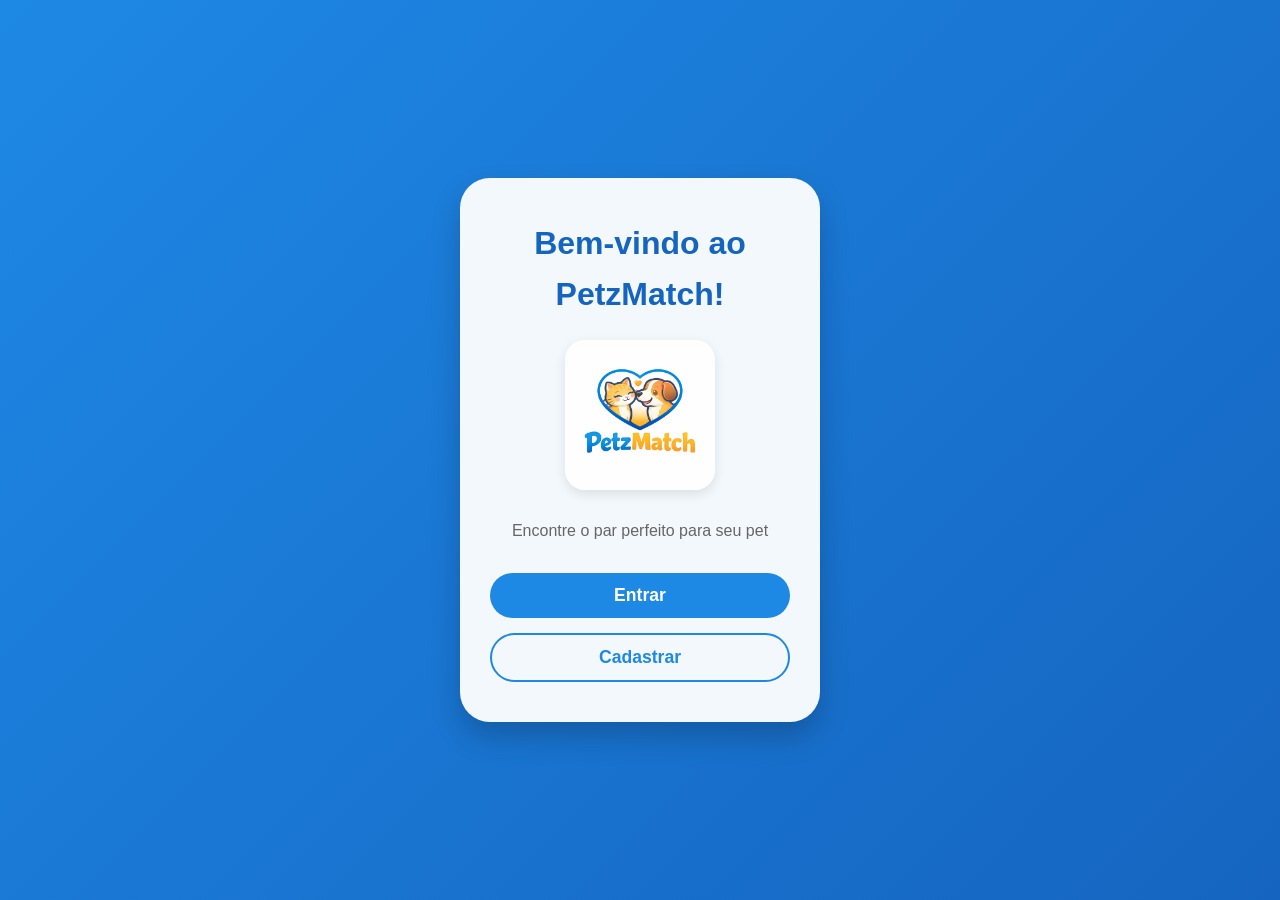
<file: index.html>
<!DOCTYPE html>
<html lang="pt-br">
<head>
    <meta charset="UTF-8">
    <meta name="viewport" content="width=device-width, initial-scale=1.0">
    <title>PetzMatch | Boas-vindas</title>
    <link rel="icon" type="image/png" href="img/petzmatch.logo.jpeg">
    <link rel="stylesheet" href="css/style.css">
    <link href="https://fonts.googleapis.com/icon?family=Material+Icons" rel="stylesheet">
</head>
<body class="welcome-page">
    <div class="welcome-container">
        <div class="welcome-content">
            <h1 class="welcome-title">Bem-vindo ao PetzMatch!</h1>
             <div class="logo-welcome-page">
                <img src="img/petzmatch.logo.jpeg" alt="Logo da PetzMatch">
             </div>
            <p class="welcome-subtitle">Encontre o par perfeito para seu pet</p>
            <div class="welcome-buttons">
                <button class="btn btn-primary btn-large" id="btnEntrar">Entrar</button>
                <button class="btn btn-outline btn-large" id="btnCadastrar">Cadastrar</button>
            </div>
        </div>
    </div>

    <!-- Modal de Login -->
    <dialog id="loginModal">
        <div class="modal-content">
            <h2>Entrar</h2>
            <form id="loginForm">
                <div class="form-group">
                    <label>E-mail</label>
                    <input type="email" id="loginEmail" placeholder="seu@email.com" required>
                </div>
                <div class="form-group">
                    <label>Senha</label>
                    <input type="password" id="loginSenha" placeholder="••••••••" required>
                </div>
                <button type="submit" class="btn btn-primary btn-block">Entrar</button>
            </form>
            <button class="btn-close-modal" id="closeLoginModal">Cancelar</button>
        </div>
    </dialog>

    <!-- Modal de Cadastro -->
    <dialog id="cadastroModal">
        <div class="modal-content">
            <h2>Cadastrar</h2>
            <form id="cadastroForm">
                <div class="form-group">
                    <label>Nome completo</label>
                    <input type="text" id="cadNome" placeholder="Seu nome" required>
                </div>
                <div class="form-group">
                    <label>E-mail</label>
                    <input type="email" id="cadEmail" placeholder="seu@email.com" required>
                </div>
                <div class="form-group">
                    <label>Senha</label>
                    <input type="password" id="cadSenha" placeholder="Mínimo 6 caracteres" required>
                </div>
                <div class="form-group">
                    <label>Confirmar senha</label>
                    <input type="password" id="cadConfirmSenha" placeholder="Repita a senha" required>
                </div>
                <button type="submit" class="btn btn-primary btn-block">Cadastrar</button>
            </form>
            <button class="btn-close-modal" id="closeCadastroModal">Cancelar</button>
        </div>
    </dialog>

    <script src="js/script.js"></script>
</body>
</html>
</file>
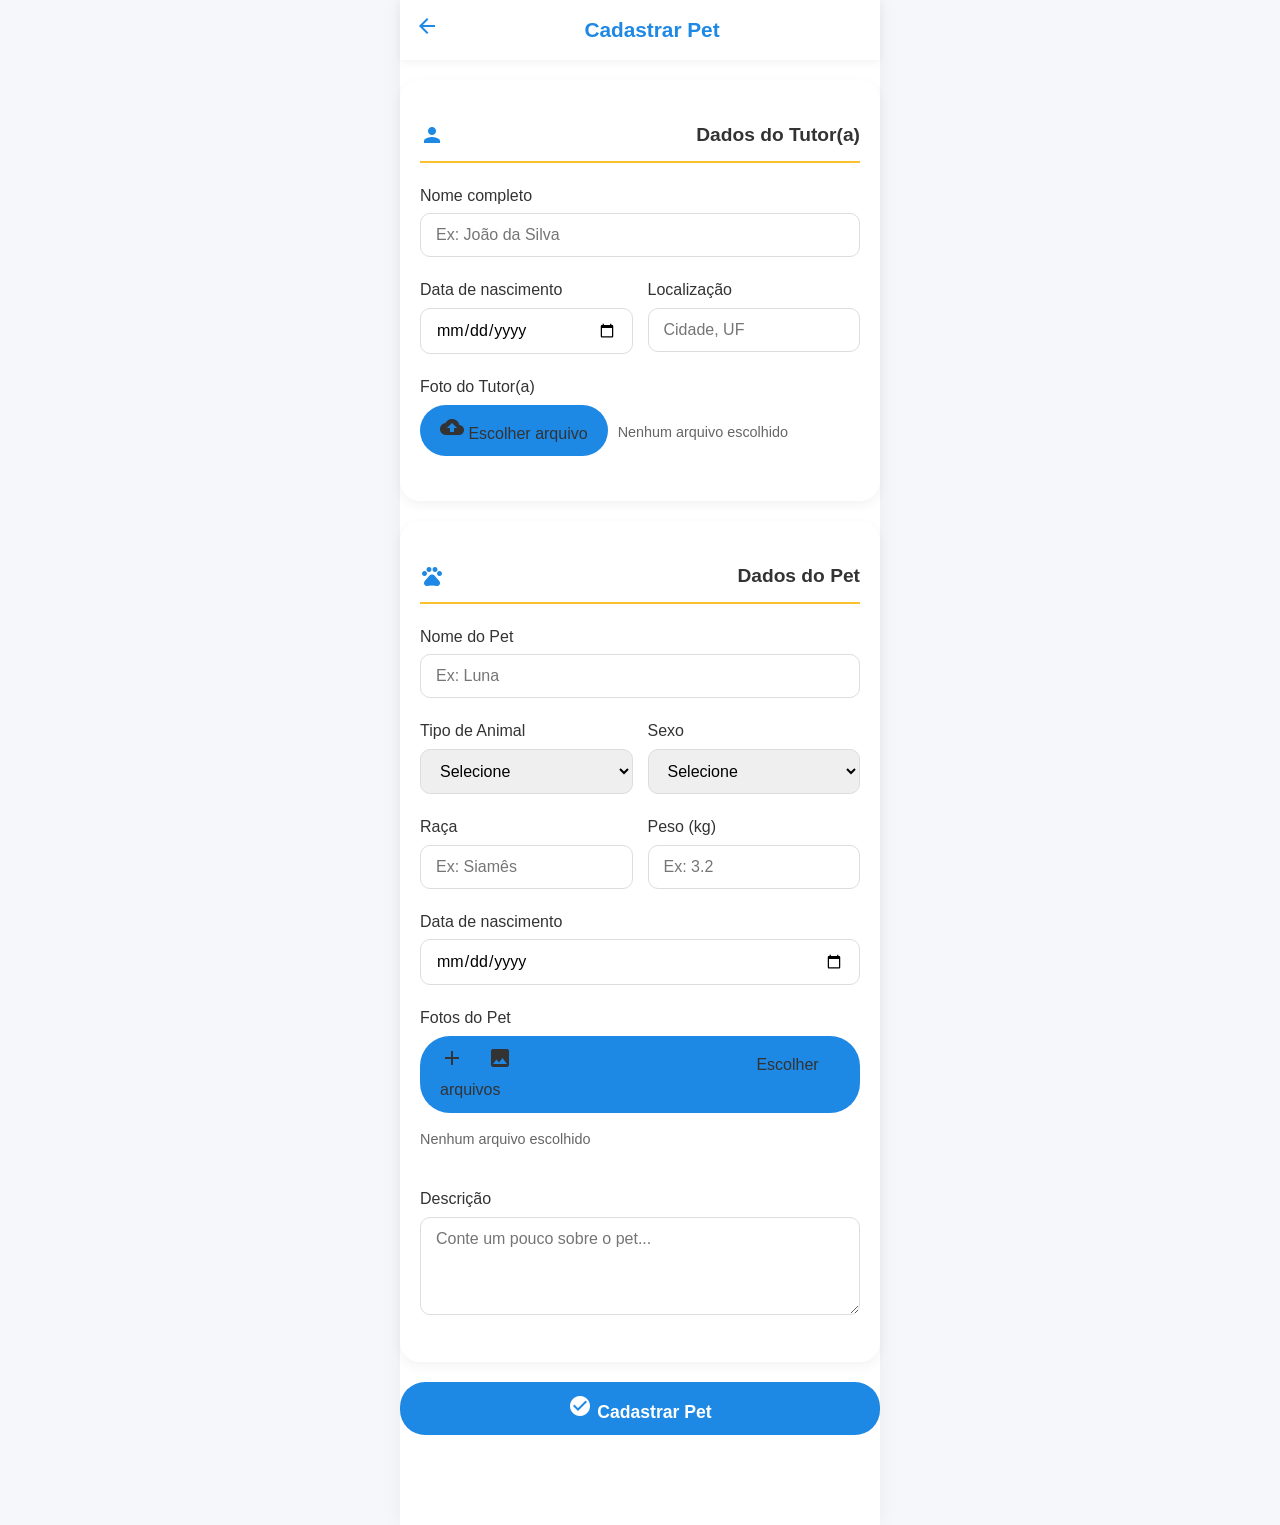
<file: cadastro-pet.html>
<!DOCTYPE html>
<html lang="pt-br">
<head>
    <meta charset="UTF-8">
    <meta name="viewport" content="width=device-width, initial-scale=1.0">
    <title>Cadastrar Pet | PetzMatch</title>
    <link rel="icon" type="image/png" href="img/petzmatch.logo.jpeg">
    <link rel="stylesheet" href="css/style.css">
    <link href="https://fonts.googleapis.com/icon?family=Material+Icons" rel="stylesheet">
</head>
<body>
    <div class="app-container">
        <header class="mobile-header">
            <div class="header-content">
                <a href="perfil.html" class="back-button">
                    <span class="material-icons">arrow_back</span>
                </a>
                <h1 class="logo">Cadastrar Pet</h1>
                <span></span>
            </div>
        </header>

        <main class="main-content">
            <form id="cadastroPetForm" class="cadastro-form">
                <!-- Dados do Dono -->
                <div class="form-section">
                    <div class="section-header">
                        <span class="material-icons">person</span>
                        <h3>Dados do Tutor(a)</h3>
                    </div>
                    
                    <div class="form-group">
                        <label>Nome completo</label>
                        <input type="text" id="donoNome" placeholder="Ex: João da Silva" required>
                    </div>
                    
                    <div class="form-row">
                        <div class="form-group">
                            <label>Data de nascimento</label>
                            <input type="date" id="donoNasc" required>
                        </div>
                        <div class="form-group">
                            <label>Localização</label>
                            <input type="text" id="donoLocal" placeholder="Cidade, UF" required>
                        </div>
                    </div>
                    
                    <div class="form-group">
                        <label>Foto do Tutor(a)</label>
                        <div class="file-upload-wrapper">
                            <input type="file" id="donoFotoInput" accept="image/*" class="file-input">
                            <label for="donoFotoInput" class="file-label">
                                <span class="material-icons">cloud_upload</span>
                                Escolher arquivo
                            </label>
                            <span class="file-name" id="donoFileName">Nenhum arquivo escolhido</span>
                        </div>
                        <img id="previewDono" class="preview-image" style="display:none;">
                    </div>
                </div>

                <!-- Dados do Pet -->
                <div class="form-section">
                    <div class="section-header">
                        <span class="material-icons">pets</span>
                        <h3>Dados do Pet</h3>
                    </div>
                    
                    <div class="form-group">
                        <label>Nome do Pet</label>
                        <input type="text" id="petNome" placeholder="Ex: Luna" required>
                    </div>
                    
                    <div class="form-row">
                        <div class="form-group">
                            <label>Tipo de Animal</label>
                            <select id="petTipo" required>
                                <option value="">Selecione</option>
                                <option value="gato">Felino</option>
                                <option value="cachorro">Cão</option>
                                <option value="passaro">Pássaro</option>
                                <option value="roedor">Roedor</option>
                                <option value="peixe">Peixe</option>
                                <option value="reptil">Réptil</option>
                            </select>
                        </div>
                        <div class="form-group">
                            <label>Sexo</label>
                            <select id="petSexo" required>
                                <option value="">Selecione</option>
                                <option value="Macho">Macho</option>
                                <option value="Fêmea">Fêmea</option>
                            </select>
                        </div>
                    </div>
                    
                    <div class="form-row">
                        <div class="form-group">
                            <label>Raça</label>
                            <input type="text" id="petRaca" placeholder="Ex: Siamês" required>
                        </div>
                        <div class="form-group">
                            <label>Peso (kg)</label>
                            <input type="number" step="0.1" id="petPeso" placeholder="Ex: 3.2" required>
                        </div>
                    </div>
                    
                    <div class="form-group">
                        <label>Data de nascimento</label>
                        <input type="date" id="petNasc" required>
                    </div>
                    
                    <div class="form-group">
                        <label>Fotos do Pet</label>
                        <div class="file-upload-wrapper">
                            <input type="file" id="petFotosInput" accept="image/*" multiple class="file-input">
                            <label for="petFotosInput" class="file-label">
                                <span class="material-icons">add_photo_alternate</span>
                                Escolher arquivos
                            </label>
                            <span class="file-name" id="petFileName">Nenhum arquivo escolhido</span>
                        </div>
                        <div id="previewPet" class="preview-container"></div>
                    </div>
                    
                    <div class="form-group">
                        <label>Descrição</label>
                        <textarea id="petDesc" rows="4" placeholder="Conte um pouco sobre o pet..." required></textarea>
                    </div>
                </div>

                <button type="submit" class="btn btn-primary btn-block btn-large">
                    <span class="material-icons">check_circle</span>
                    Cadastrar Pet
                </button>
            </form>
        </main>
    </div>
    <script src="js/script.js"></script>
</body>
</html>
</file>
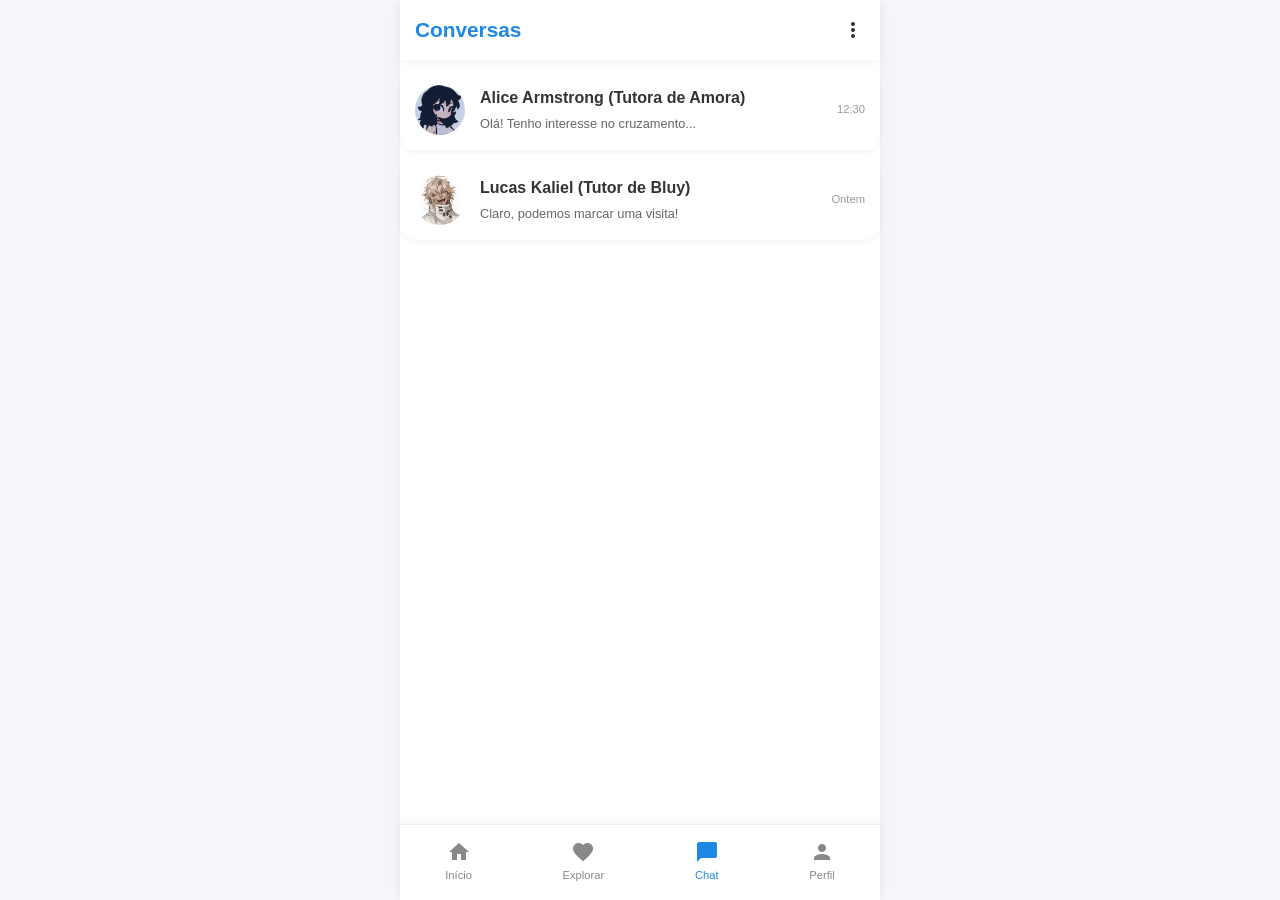
<file: chat.html>
<!DOCTYPE html>
<html lang="pt-br">
<head>
    <meta charset="UTF-8">
    <meta name="viewport" content="width=device-width, initial-scale=1.0">
    <title>Chat | PetzMatch</title>
    <link rel="icon" type="image/png" href="img/petzmatch.logo.jpeg">
    <link rel="stylesheet" href="css/style.css">
    <link href="https://fonts.googleapis.com/icon?family=Material+Icons" rel="stylesheet">
</head>
<body>
    <div class="app-container">
        <header class="mobile-header">
            <div class="header-content">
                <h1 class="logo">Conversas</h1>
                <span class="material-icons">more_vert</span>
            </div>
        </header>

        <main class="main-content chat-list">
            <div class="chat-item">
                <img src="img/aliceAvatar.png.jpg" alt="Avatar">
                <div class="chat-info">
                    <h4>Alice Armstrong (Tutora de Amora)</h4>
                    <p>Olá! Tenho interesse no cruzamento...</p>
                </div>
                <span class="chat-time">12:30</span>
            </div>
            <div class="chat-item">
                <img src="img/lucasAvatar.png.jpg" alt="Avatar">
                <div class="chat-info">
                    <h4>Lucas Kaliel (Tutor de Bluy)</h4>
                    <p>Claro, podemos marcar uma visita!</p>
                </div>
                <span class="chat-time">Ontem</span>
            </div>
        </main>

        <nav class="bottom-nav">
            <a href="home.html" class="nav-item"><span class="material-icons">home</span><span>Início</span></a>
            <a href="explorar.html" class="nav-item"><span class="material-icons">favorite</span><span>Explorar</span></a>
            <a href="chat.html" class="nav-item active"><span class="material-icons">chat_bubble</span><span>Chat</span></a>
            <a href="perfil.html" class="nav-item"><span class="material-icons">person</span><span>Perfil</span></a>
        </nav>
    </div>
    <script src="js/script.js"></script>
</body>
</html>
</file>
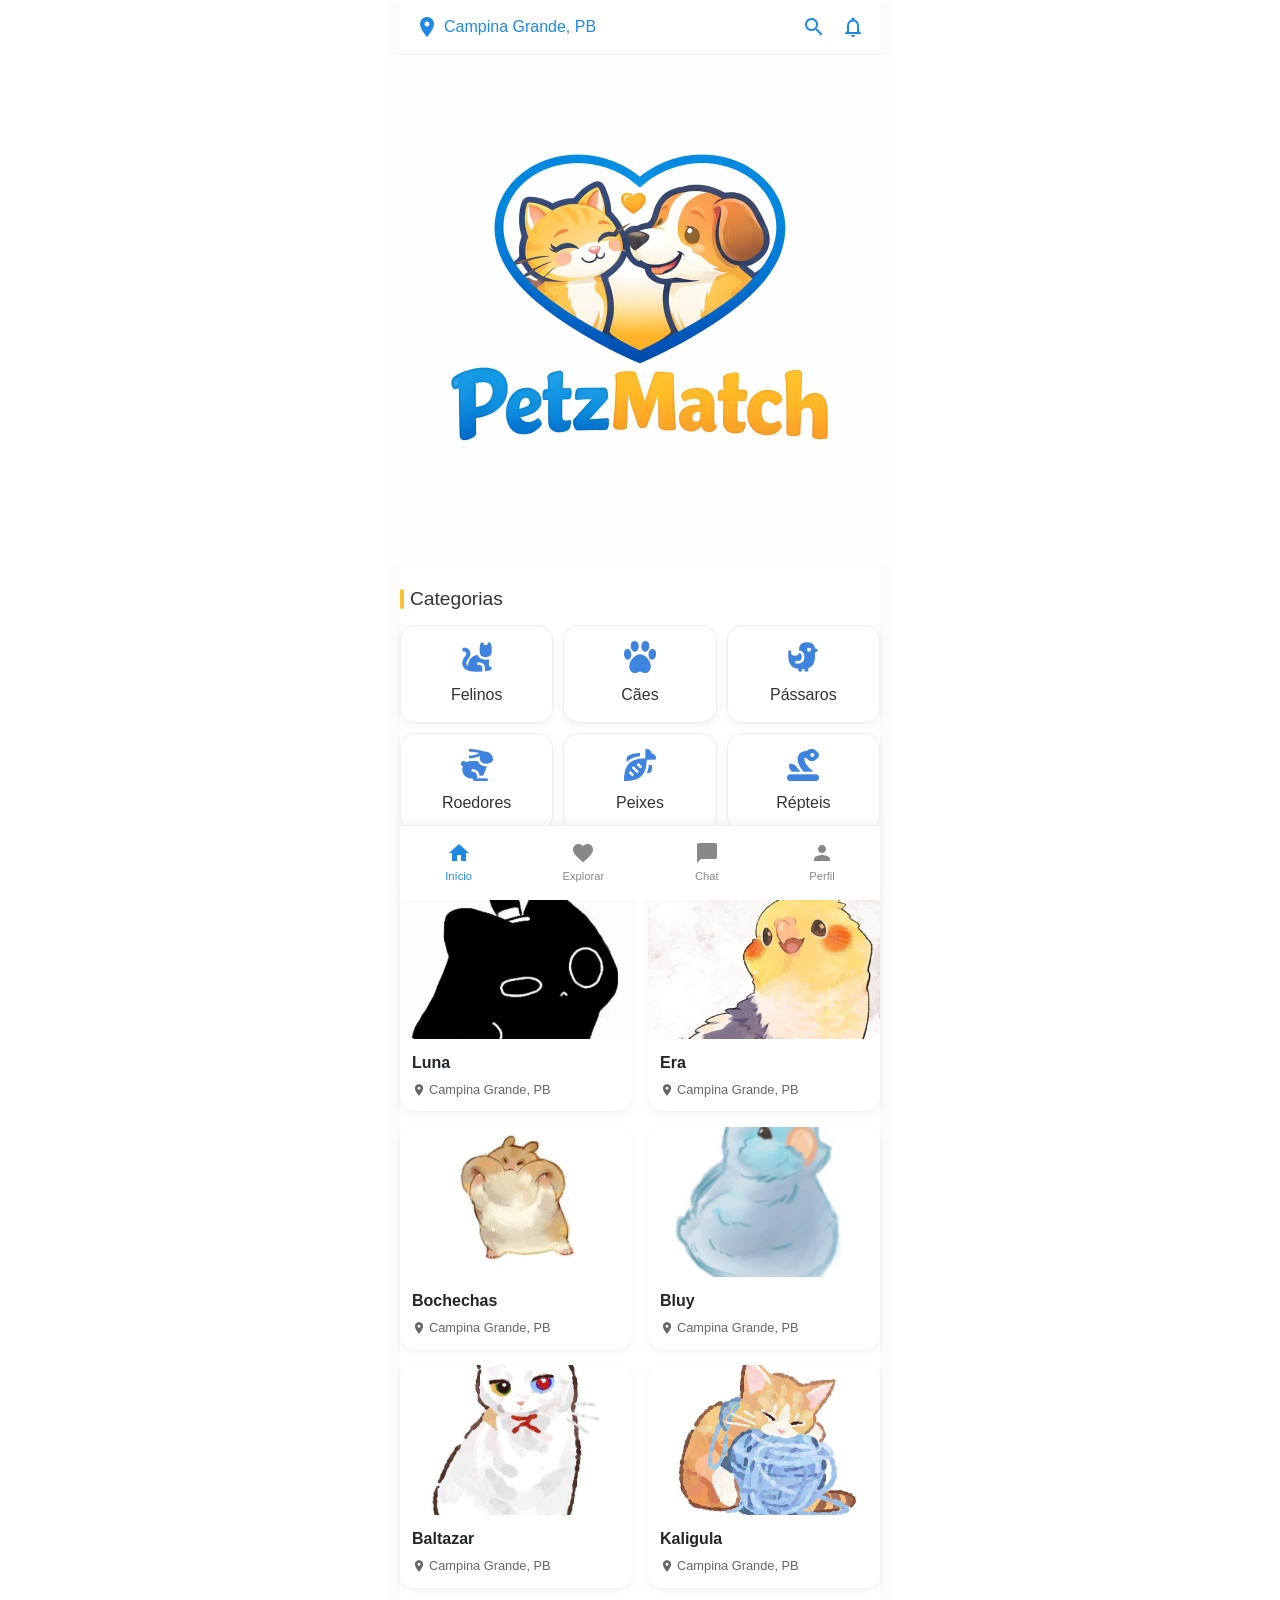
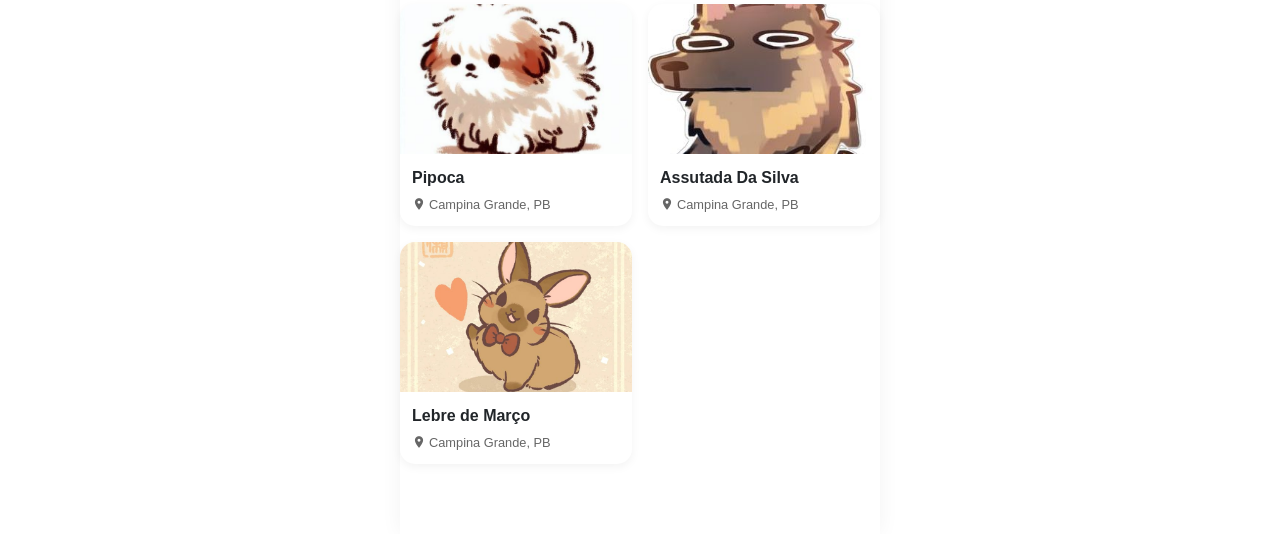
<file: home.html>
<!DOCTYPE html>
<html lang="pt-br">
<head>
    <meta charset="UTF-8">
    <meta name="viewport" content="width=device-width, initial-scale=1.0">
    <title>PetzMatch | Home</title>
    <link rel="icon" type="image/png" href="img/petzmatch.logo.jpeg">
    <link rel="stylesheet" href="css/style.css">
    <link href="https://fonts.googleapis.com/icon?family=Material+Icons" rel="stylesheet">
    <!-- Bootstrap CSS -->
    <link href="https://cdn.jsdelivr.net/npm/bootstrap@5.3.0/dist/css/bootstrap.min.css" rel="stylesheet">
</head>
<body>
    <div class="app-container">
        <!-- Header com localização e ícones -->
        <header class="main-header">
            <div class="header-left">
                <span class="material-icons">location_on</span>
                <span class="location-text">Campina Grande, PB</span>
            </div>
            <div class="header-right">
                <span class="material-icons">search</span>
                <span class="material-icons">notifications_none</span>
            </div>
        </header>

        <main class="main-content">
            <!-- Carrossel Bootstrap -->
            <div id="petCarousel" class="carousel slide" data-bs-ride="carousel">
                <div class="carousel-indicators">
                    <button type="button" data-bs-target="#petCarousel" data-bs-slide-to="0" class="active"></button>
                    <button type="button" data-bs-target="#petCarousel" data-bs-slide-to="1"></button>
                    <button type="button" data-bs-target="#petCarousel" data-bs-slide-to="2"></button>
                </div>
                <div class="carousel-inner">
                    <div class="carousel-item active">
                        <img src="img/petzmatch.logo.jpeg" class="d-block w-100" alt="Cães">
                    </div>
                </div>
                <button class="carousel-control-prev" type="button" data-bs-target="#petCarousel" data-bs-slide="prev">
                    <span class="carousel-control-prev-icon"></span>
                </button>
                <button class="carousel-control-next" type="button" data-bs-target="#petCarousel" data-bs-slide="next">
                    <span class="carousel-control-next-icon"></span>
                </button>
            </div>

            <!-- Categorias -->
            <section class="categories-section">
                <h3 class="section-title">Categorias</h3>
                <div class="categories-grid">
                    <a href="categoria-cat.html" class="category-card">
                        <img src="img/gato2.png.png" alt="Gatos" class="category-icon">
                        <span>Felinos</span>
                    </a>
                    <a href="categoria-dog.html" class="category-card">
                        <img src="img/pata.png.png" alt="Cães" class="category-icon">
                        <span>Cães</span>
                    </a>
                    <a href="categoria-bird.html" class="category-card">
                        <img src="img/passaro2.png.png" alt="Pássaros" class="category-icon">
                        <span>Pássaros</span>
                    </a>
                    <a href="categoria-rat.html" class="category-card">
                        <img src="img/coelho2.png.png" alt="Roedores" class="category-icon">
                        <span>Roedores</span>
                    </a>
                    <a href="categoria-fish.html" class="category-card">
                        <img src="img/peixe.png.png" alt="Peixes" class="category-icon">
                        <span>Peixes</span>
                    </a>
                    <a href="categoria-reptil.html" class="category-card">
                        <img src="img/cobra2.png.png" alt="Répteis" class="category-icon">
                        <span>Répteis</span>
                    </a>
                </div>
            </section>

            <section class="pets-section">
                <h3 class="section-title">Pets próximos</h3>
                <div class="row g-3" id="featuredPetsContainer">
                    <!-- Cards estão inseridos pelo JS -->
                </div>
            </section>

        </main>

        <!-- Bottom Navigation -->
        <nav class="bottom-nav">
            <a href="home.html" class="nav-item active">
                <span class="material-icons">home</span>
                <span>Início</span>
            </a>
            <a href="explorar.html" class="nav-item">
                <span class="material-icons">favorite</span>
                <span>Explorar</span>
            </a>
            <a href="chat.html" class="nav-item">
                <span class="material-icons">chat_bubble</span>
                <span>Chat</span>
            </a>
            <a href="perfil.html" class="nav-item">
                <span class="material-icons">person</span>
                <span>Perfil</span>
            </a>
        </nav>
    </div>

    <script src="https://cdn.jsdelivr.net/npm/bootstrap@5.3.0/dist/js/bootstrap.bundle.min.js"></script>
    <script src="js/script.js"></script>
    <script>
        // Carrega pets em destaque ao iniciar (proximidade)
        document.addEventListener('DOMContentLoaded', () => {
            if (typeof carregarPetsDestaque === 'function') {
                carregarPetsDestaque();
            }
        });
    </script>
</body>
</html>
</file>
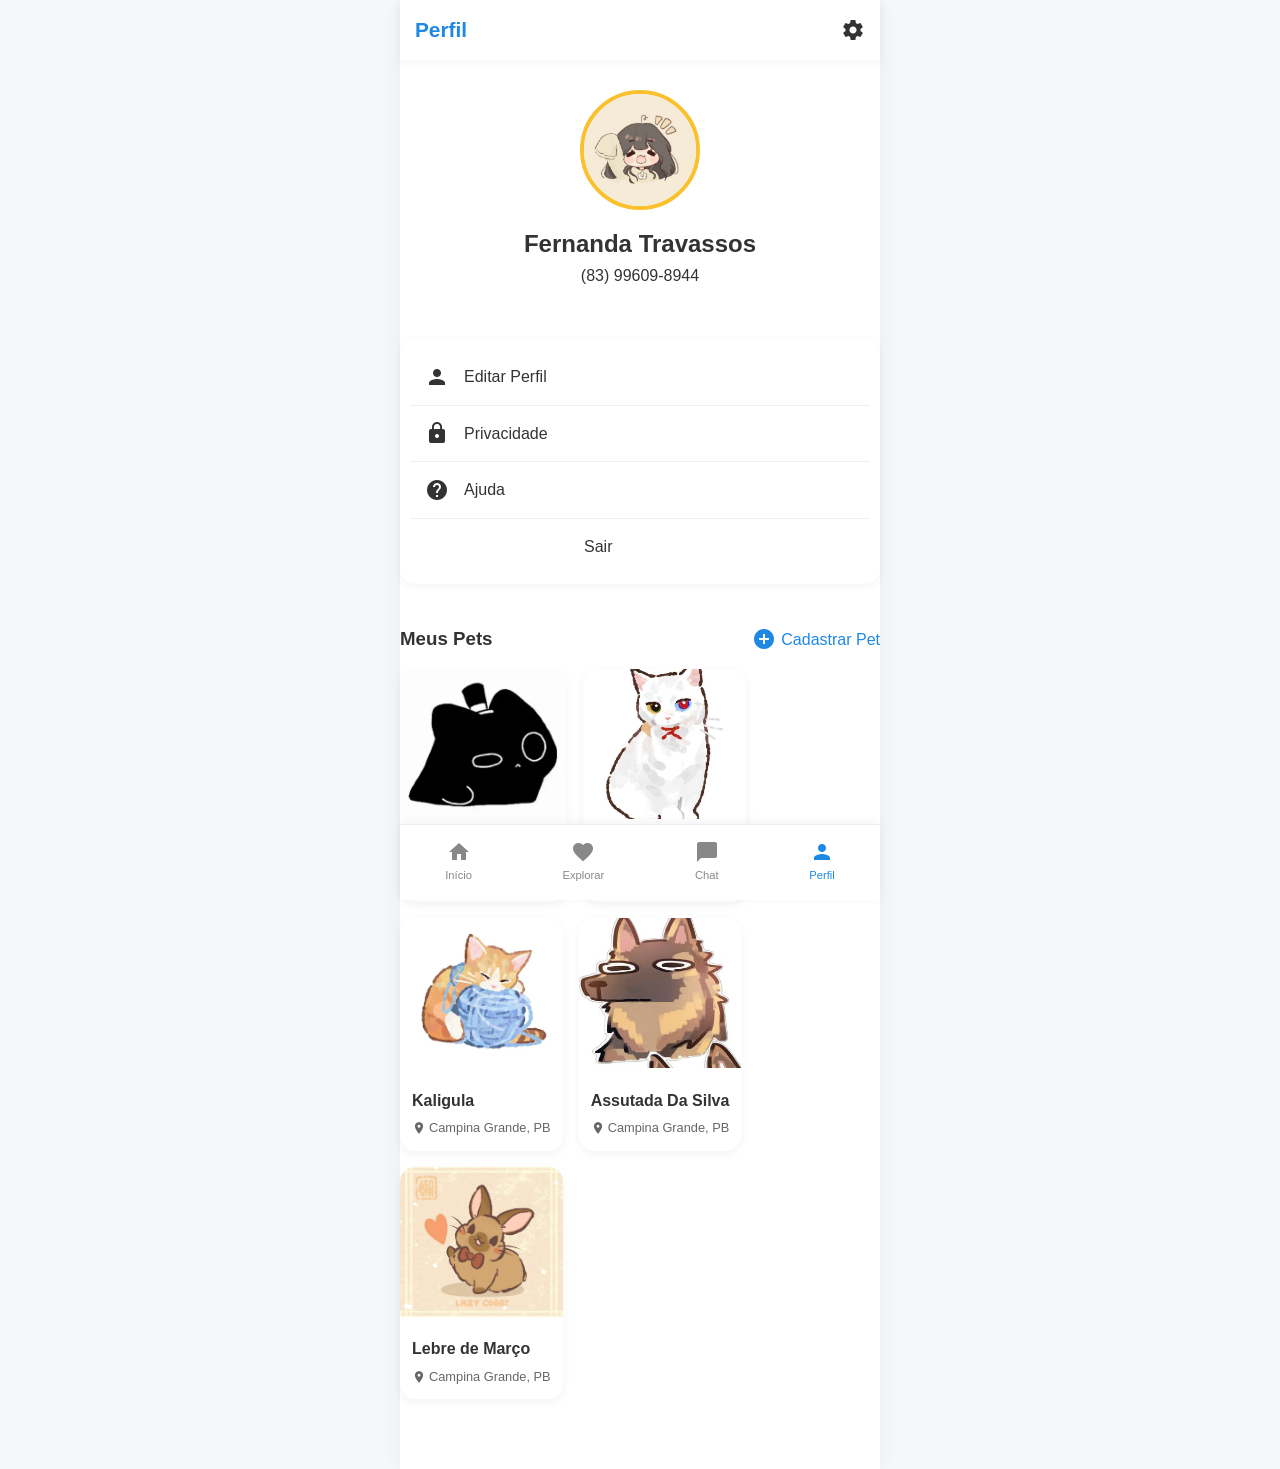
<file: perfil.html>
<!DOCTYPE html>
<html lang="pt-br">
<head>
    <meta charset="UTF-8">
    <meta name="viewport" content="width=device-width, initial-scale=1.0">
    <title>Meu Perfil | PetzMatch</title>
    <link rel="icon" type="image/png" href="img/petzmatch.logo.jpeg">
    <link rel="stylesheet" href="css/style.css">
    <link href="https://fonts.googleapis.com/icon?family=Material+Icons" rel="stylesheet">
</head>
<body>
    <div class="app-container">
        <header class="mobile-header">
            <div class="header-content">
                <h1 class="logo">Perfil</h1>
                <span class="material-icons">settings</span>
            </div>
        </header>

        <main class="main-content">
            <div class="profile-header">
                <div class="profile-avatar-large">
                    <img src="img/avatar.png.jpg" alt="Dono">
                </div>
                <h2 id="perfilNome">Fernanda Travassos</h2>
                <p id="perfilTelefone">(83) 99609-8944</p>
            </div>

            <div class="profile-menu">
                <a href="#" class="menu-item">
                    <span class="material-icons">person</span>
                    <span>Editar Perfil</span>
                </a>
                <a href="#" class="menu-item">
                    <span class="material-icons">lock</span>
                    <span>Privacidade</span>
                </a>
                <a href="#" class="menu-item">
                    <span class="material-icons">help</span>
                    <span>Ajuda</span>
                </a>
                <a href="#" class="menu-item" onclick="logout()">
                    <span class="material-icons">logout</span>
                    <span>Sair</span>
                </a>
            </div>

            <section class="meus-pets-section">
                <div class="section-header">
                    <h3>Meus Pets</h3>
                    <a href="cadastro-pet.html" class="add-pet-btn">
                        <span class="material-icons">add_circle</span>
                        Cadastrar Pet
                    </a>
                </div>
                <div class="row g-3" id="meusPetsContainer">
                    <!-- Está no JS -->
                </div>
            </section>
        </main>

        <nav class="bottom-nav">
            <a href="home.html" class="nav-item"><span class="material-icons">home</span><span>Início</span></a>
            <a href="explorar.html" class="nav-item"><span class="material-icons">favorite</span><span>Explorar</span></a>
            <a href="chat.html" class="nav-item"><span class="material-icons">chat_bubble</span><span>Chat</span></a>
            <a href="perfil.html" class="nav-item active"><span class="material-icons">person</span><span>Perfil</span></a>
        </nav>
    </div>
    <script src="js/script.js"></script>
    <script>
        document.addEventListener('DOMContentLoaded', () => {
            if (typeof carregarPerfil === 'function') {
                carregarPerfil();
            }
        });
    </script>
</body>
</html>
</file>
<file: css/style.css>
* {
    margin: 0;
    padding: 0;
    box-sizing: border-box;
    font-family: 'Segoe UI', Tahoma, Geneva, Verdana, sans-serif;
}

@media (max-width: 400px) {
  .col-6 {
    width: calc(50% - 0.5rem) !important;
  }
}

:root {
    --primary: #1E88E5;    /* usar no png das categorias */  
    --primary-dark: #1565C0;
    --accent: #FBC02D;       
    --accent-dark: #F9A825;
    --bg-light: #f5f7fa;
    --text-dark: #333;
}

body {
    background-color: var(--bg-light);
    color: var(--text-dark);
    line-height: 1.6;
}

.app-container {
    max-width: 480px;
    margin: 0 auto;
    background: white;
    min-height: 100vh;
    position: relative;
    padding-bottom: 70px;
    box-shadow: 0 0 20px rgba(0,0,0,0.05);
}

/* Centraliza o conteúdo do modal verticalmente */
.modal-content {
    display: flex;
    flex-direction: column;
    align-items: stretch;
    gap: 15px;
}

/* Ajuste para telas pequenas */
@media (max-width: 480px) {
    dialog {
        width: 95%;
        margin: auto;
    }
}



/* ===== WELCOME PAGE ===== */
.welcome-page {
    background: linear-gradient(135deg, var(--primary) 0%, var(--primary-dark) 100%);
    min-height: 100vh;
    display: flex;
    align-items: center;
    justify-content: center;
}

.welcome-container {
    width: 100%;
    max-width: 400px;
    padding: 20px;
}

.welcome-content {
    background: rgba(255,255,255,0.95);
    border-radius: 30px;
    padding: 40px 30px;
    text-align: center;
    box-shadow: 0 15px 30px rgba(0,0,0,0.2);
}

.welcome-title {
    font-size: 2rem;
    color: var(--primary-dark);
    margin-bottom: 10px;
}

.welcome-subtitle {
    color: #666;
    margin-bottom: 30px;
}

.welcome-buttons {
    display: flex;
    flex-direction: column;
    gap: 15px;
}

.btn-large {
    padding: 15px 20px;
    font-size: 1.1rem;
}



/* ====== PARA A IAMGEM INICIAL ====== */

.logo-welcome-page {
    text-align: center;
    margin: 20px 0;
}

.logo-welcome-page img {
    max-width: 80%;        
    width: auto;
    height: auto;
    max-height: 150px;     
    border-radius: 20px;   
    box-shadow: 0 4px 12px rgba(0,0,0,0.1); 
    object-fit: cover;     
}

@media (max-width: 480px) {
    .logo-welcome-page img {
        max-width: 90%;
        max-height: 120px;
    }
}



/* ===== HEADERS ===== */
.main-header {
    display: flex;
    justify-content: space-between;
    align-items: center;
    padding: 15px;
    background: white;
    border-bottom: 1px solid #eee;
}

.header-left {
    display: flex;
    align-items: center;
    gap: 5px;
    color: var(--primary);
    font-weight: 500;
}

.header-right {
    display: flex;
    gap: 15px;
    color: var(--primary);
}

.mobile-header {
    background: white;
    box-shadow: 0 2px 10px rgba(0,0,0,0.05);
    position: sticky;
    top: 0;
    z-index: 100;
}

.header-content {
    display: flex;
    align-items: center;
    justify-content: space-between;
    padding: 15px;
    height: 60px;
}

.back-button {
    color: var(--primary);
    text-decoration: none;
}

.logo {
    font-size: 1.3rem;
    font-weight: bold;
    color: var(--primary);
}



/* ===== BOTÕES ===== */
.btn {
    display: inline-block;
    padding: 12px 25px;
    border-radius: 25px;
    text-decoration: none;
    font-weight: 600;
    text-align: center;
    border: none;
    cursor: pointer;
    transition: all 0.3s;
}

.btn-primary {
    background: var(--primary);
    color: white;
}

.btn-primary:hover {
    background: var(--primary-dark);
    transform: translateY(-2px);
}

.btn-outline {
    background: transparent;
    color: var(--primary);
    border: 2px solid var(--primary);
}

.btn-outline:hover {
    background: var(--primary);
    color: white;
}

.btn-block {
    width: 100%;
}



/* ===== BOTTOM NAVIGATION ===== */
.bottom-nav {
    position: fixed;
    bottom: 0;
    left: 0;
    right: 0;
    max-width: 480px;
    margin: 0 auto;
    background: white;
    display: flex;
    justify-content: space-around;
    padding: 10px 0;
    box-shadow: 0 -2px 10px rgba(0,0,0,0.05);
    z-index: 100;
    border-top: 1px solid #eee;
}

.nav-item {
    display: flex;
    flex-direction: column;
    align-items: center;
    text-decoration: none;
    color: #888;
    font-size: 0.7rem;
    transition: color 0.3s;
    padding: 5px;
}

.nav-item.active {
    color: var(--primary);
}

.nav-item .material-icons {
    font-size: 24px;
    margin-bottom: 3px;
}



/* ===== CARROSSEL ===== */
.main-content {
    padding: 0 16px;
}

.main-content .carousel {
    margin-left: -16px;
    margin-right: -16px;
    width: calc(100% + 32px);
}

.row.g-3 {
    margin-left: 0;
    margin-right: 0;
}

.filter-section,
.filter-chips {
    padding-left: 0;
    padding-right: 0;
}



/* ===== CATEGORIAS ===== */
.section-title {
    font-size: 1.2rem;
    margin: 20px 0 15px;
    color: var(--text-dark);
    position: relative;
    padding-left: 10px;
}

.section-title::before {
    content: '';
    position: absolute;
    left: 0;
    top: 50%;
    transform: translateY(-50%);
    width: 4px;
    height: 20px;
    background: var(--accent);
    border-radius: 2px;
}

.categories-grid {
    display: grid;
    grid-template-columns: repeat(3, 1fr);
    gap: 10px;
}

.category-icon {
    width: 32px;
    height: 32px;
    object-fit: contain;   /* mantém a proporção da imagem */
    margin-bottom: 5px;
}

.category-card {
    background: white;
    padding: 15px 5px;
    border-radius: 15px;
    text-align: center;
    text-decoration: none;
    color: var(--text-dark);
    box-shadow: 0 3px 10px rgba(0,0,0,0.05);
    transition: all 0.3s;
    border: 1px solid #eee;
    display: flex;
    flex-direction: column;
    align-items: center;
    gap: 5px;
}

.category-card:hover {
    transform: translateY(-3px);
    border-color: var(--accent);
}

.category-card .material-icons {
    font-size: 28px;
    color: var(--primary);
}


/* ===== HOME: PETS PRÓXIMOS (GRID 2 COLUNAS) ===== */
#featuredPetsContainer {
    display: grid !important;
    grid-template-columns: 1fr 1fr !important;
    gap: 1rem !important;
    margin: 0 !important;
    padding: 0 !important;
}

#featuredPetsContainer > * {
    width: 100% !important;
    max-width: 100% !important;
    margin: 0 !important;
    padding: 0 !important;
}

/* O card interno ocupa toda a altura disponível */
#featuredPetsContainer .pet-card {
    height: 100% !important;
    width: 100% !important;
}

/* Remove estilos conflitantes do Bootstrap no container */
#featuredPetsContainer.row {
    display: grid !important;
    flex-wrap: unset !important;
}


/* ===== EXPLORAR: GRID 2 COLUNAS ===== */
#explorarPetsContainer {
    display: grid !important;
    grid-template-columns: 1fr 1fr !important;
    gap: 1rem !important;
    margin: 0 !important;
    padding: 0 !important;
}

#explorarPetsContainer > * {
    width: 100% !important;
    max-width: 100% !important;
    margin: 0 !important;
    padding: 0 !important;
}

/* Remove estilos conflitantes do Bootstrap */
#explorarPetsContainer.row {
    display: grid !important;
    flex-wrap: unset !important;
}


/* ===== CARDS DE PETS ===== */
.pet-card {
    background: white;
    border-radius: 15px;
    overflow: hidden;
    box-shadow: 0 3px 10px rgba(0,0,0,0.05);
    transition: transform 0.2s;
    height: 100%;
    text-decoration: none;
    color: inherit;
    display: block;
}

.pet-card:hover {
    transform: translateY(-3px);
}

.pet-card-img {
    width: 100%;
    height: 150px;
    object-fit: cover;
}

.pet-card-body {
    padding: 12px;
}

.pet-card-title {
    font-weight: 600;
    margin-bottom: 5px;
}

.pet-card-location {
    font-size: 0.8rem;
    color: #666;
    display: flex;
    align-items: center;
    gap: 3px;
}



/* ===== FILTROS ===== */
.filter-section {
    display: flex;
    gap: 10px;
    padding: 15px 0;
}

.filter-select {
    flex: 1;
    padding: 10px;
    border: 1px solid #ddd;
    border-radius: 10px;
    background: white;
}

.filter-chips {
    display: flex;
    gap: 10px;
    padding: 15px 0;
    overflow-x: auto;
}

.chip {
    background: #f0f0f0;
    padding: 8px 16px;
    border-radius: 20px;
    white-space: nowrap;
    cursor: pointer;
}

.chip.active {
    background: var(--primary);
    color: white;
}



/* ===== DETALHES DO PET ===== */
.pet-gallery {
    margin-bottom: 20px;
}

.main-image {
    width: 100%;
    height: 300px;
    object-fit: cover;
    border-radius: 15px;
}

.thumbnail-container {
    display: flex;
    gap: 10px;
    margin-top: 10px;
}

.thumbnail {
    width: 60px;
    height: 60px;
    border-radius: 10px;
    object-fit: cover;
    cursor: pointer;
}

.info-cards {
    display: grid;
    grid-template-columns: repeat(4, 1fr);
    gap: 10px;
    margin: 20px 0;
}

.info-card {
    background: var(--bg-light);
    padding: 12px 8px;
    border-radius: 12px;
    text-align: center;
    display: flex;
    flex-direction: column;  
    gap: 4px;
}

.info-card .label {
    font-size: 0.75rem;
    color: #888;
    text-transform: uppercase;
    letter-spacing: 0.5px;
}

.info-card .value {
    font-weight: 700;
    font-size: 1.1rem;
    color: var(--primary);
}

.dono-card {
    display: flex;
    align-items: center;
    justify-content: space-between;
    background: var(--bg-light);
    padding: 15px;
    border-radius: 15px;
    margin: 20px 0;
}

.dono-info {
    display: flex;
    align-items: center;
    gap: 15px;
}

.dono-foto {
    width: 50px;
    height: 50px;
    border-radius: 50%;
    object-fit: cover;
}

.dono-nome {
    font-weight: 600;
}

.dono-actions {
    display: flex;
    gap: 15px;
    color: var(--primary);
}

.health-section {
    margin-top: 20px;
}

.health-item {
    display: flex;
    justify-content: space-between;
    padding: 12px 0;
    border-bottom: 1px solid #eee;
}

.status-badge {
    padding: 4px 8px;
    border-radius: 20px;
    font-size: 0.8rem;
}

.status-aprovado { background: #e8f5e9; color: #2e7d32; }
.status-pendente { background: #fff3e0; color: #ef6c00; }
.status-nao-realizado { background: #ffebee; color: #c62828; }



/* ===== CHAT ===== */
.chat-list {
    padding: 10px 0;
}

.chat-item {
    display: flex;
    align-items: center;
    padding: 15px;
    background: white;
    border-radius: 15px;
    margin-bottom: 10px;
    box-shadow: 0 2px 5px rgba(0,0,0,0.05);
}

.chat-item img {
    width: 50px;
    height: 50px;
    border-radius: 50%;
    margin-right: 15px;
}

.chat-info {
    flex: 1;
}

.chat-info h4 {
    font-size: 1rem;
    margin-bottom: 3px;
}

.chat-info p {
    font-size: 0.8rem;
    color: #666;
}

.chat-time {
    font-size: 0.7rem;
    color: #999;
}



/* ===== PERFIL ===== */
.profile-header {
    text-align: center;
    padding: 30px 0;
}

.profile-avatar-large {
    width: 120px;
    height: 120px;
    margin: 0 auto 15px;
}

.profile-avatar-large img {
    width: 100%;
    height: 100%;
    border-radius: 50%;
    object-fit: cover;
    border: 4px solid var(--accent);
}

.profile-menu {
    background: white;
    border-radius: 15px;
    padding: 10px;
    margin: 20px 0;
    box-shadow: 0 2px 8px rgba(0,0,0,0.05);
}

.profile-menu .menu-item {
    display: flex;
    align-items: center;
    gap: 15px;
    padding: 15px;
    text-decoration: none;
    color: var(--text-dark);
    border-bottom: 1px solid #f0f0f0;
}

.profile-menu .menu-item:last-child {
    border-bottom: none;
}

.section-header {
    display: flex;
    justify-content: space-between;
    align-items: center;
    margin: 20px 0 15px;
}

.add-pet-btn {
    display: flex;
    align-items: center;
    gap: 5px;
    color: var(--primary);
    text-decoration: none;
    font-weight: 500;
}



/* ===== FORMS ===== */
.form-group {
    margin-bottom: 20px;
}

.form-group label {
    display: block;
    margin-bottom: 5px;
    font-weight: 500;
    color: var(--text-dark);
}

.form-group input,
.form-group select,
.form-group textarea {
    width: 100%;
    padding: 12px 15px;
    border: 1px solid #ddd;
    border-radius: 10px;
    font-size: 16px;
}

.form-group input:focus,
.form-group select:focus,
.form-group textarea:focus {
    outline: none;
    border-color: var(--primary);
}



/* ===== MODAL (dialog) ===== */
dialog {
    border: none;
    border-radius: 20px;
    padding: 0;
    box-shadow: 0 10px 30px rgba(0,0,0,0.2);
    width: 90%;
    max-width: 400px;
}

dialog::backdrop {
    background-color: rgba(0,0,0,0.5);
}

dialog:not([open]) {
    display: none;
}

dialog[open] {
    display: block;
    position: fixed;
    top: 50%;
    left: 50%;
    transform: translate(-50%, -50%);
    margin: 0;
}

.modal-content {
    padding: 25px;
}

.modal-content h2 {
    color: var(--primary);
    margin-bottom: 20px;
}

.btn-close-modal {
    width: 100%;
    padding: 12px;
    margin-top: 15px;
    background: transparent;
    border: 1px solid #ddd;
    border-radius: 10px;
    cursor: pointer;
}



/* ===== FORMULÁRIO DE CADASTRO (ESTILIZADO) ===== */
@media (min-width: 500px) {
    .main-content {
        padding-left: 0;
        padding-right: 0;
    }
    .cadastro-form {
        max-width: 480px;
        margin: 0 auto;
        padding: 20px 15px;
    }
}

.cadastro-form {
    max-width: 480px;      
    margin-left: auto;
    margin-right: auto;
    padding: 20px 0;
}

.form-section {
    margin-left: 0;
    margin-right: 0;
    border-radius: 20px;
    background: white;
    box-shadow: 0 4px 12px rgba(0,0,0,0.05);
    padding: 20px;
    margin-bottom: 20px;
}

.form-section .section-header {
    display: flex;
    align-items: center;
    gap: 10px;
    margin-bottom: 20px;
    color: var(--primary);
    border-bottom: 2px solid var(--accent);
    padding-bottom: 10px;
}

.form-section .section-header h3 {
    font-size: 1.2rem;
    margin: 0;
    color: var(--text-dark);
}

.form-row {
    display: flex;
    gap: 15px;
}

.form-row .form-group {
    flex: 1;
}

/* Estilização do upload de arquivo (pop-up */
.file-upload-wrapper {
    display: flex;
    align-items: center;
    flex-wrap: wrap;
    gap: 10px;
    margin-top: 5px;
}

.file-input {
    display: none;
}

.file-label {
    display: inline-flex;
    align-items: center;
    gap: 8px;
    background: var(--primary);
    color: white;
    padding: 10px 20px;
    border-radius: 30px;
    font-weight: 500;
    cursor: pointer;
    transition: all 0.3s;
}

.file-label:hover {
    background: var(--primary-dark);
    transform: translateY(-2px);
}

.file-name {
    color: #666;
    font-size: 0.9rem;
}

.preview-image {
    max-width: 120px;
    max-height: 120px;
    border-radius: 15px;
    margin-top: 15px;
    border: 3px solid var(--accent);
    box-shadow: 0 4px 8px rgba(0,0,0,0.1);
    object-fit: cover;
}

.preview-container {
    display: flex;
    flex-wrap: wrap;
    gap: 10px;
    margin-top: 15px;
}

.preview-container img {
    width: 80px;
    height: 80px;
    border-radius: 12px;
    object-fit: cover;
    border: 2px solid var(--accent);
    box-shadow: 0 2px 6px rgba(0,0,0,0.1);
    transition: transform 0.2s;
}

.preview-container img:hover {
    transform: scale(1.05);
}

@media (max-width: 480px) {
    .form-row {
        flex-direction: column;
        gap: 0;
    }
    
    .file-upload-wrapper {
        flex-direction: column;
        align-items: flex-start;
    }
}



/* ===== UTILITÁRIOS ===== */
.main-content {
    display: flex;
    flex-direction: column;
    min-height: calc(100vh - 130px);
}

.row {
    display: flex;
    flex-wrap: wrap;
}

.g-3 {
    gap: 1rem;
}

.col-6 {
    width: auto !important;
}



/* ===== GRID FORÇADO PARA CATEGORIAS (2 COLUNAS) ===== */
#categoriaPetsContainer {
    display: grid !important;
    grid-template-columns: 1fr 1fr !important;
    gap: 1rem !important;
    margin: 0 !important;
    padding: 0 !important;
}

#categoriaPetsContainer > * {
    width: 100% !important;
    margin: 0 !important;
    padding: 0 !important;
}

#categoriaPetsContainer .pet-card {
    height: 100% !important;
    width: 100% !important;
    margin: 0 !important;
}

@media (max-width: 480px) {
    #categoriaPetsContainer {
        gap: 0.75rem !important;
    }
}

@media (max-width: 400px) {
    .categories-grid {
        grid-template-columns: repeat(2, 1fr);
    }
}
</file>
